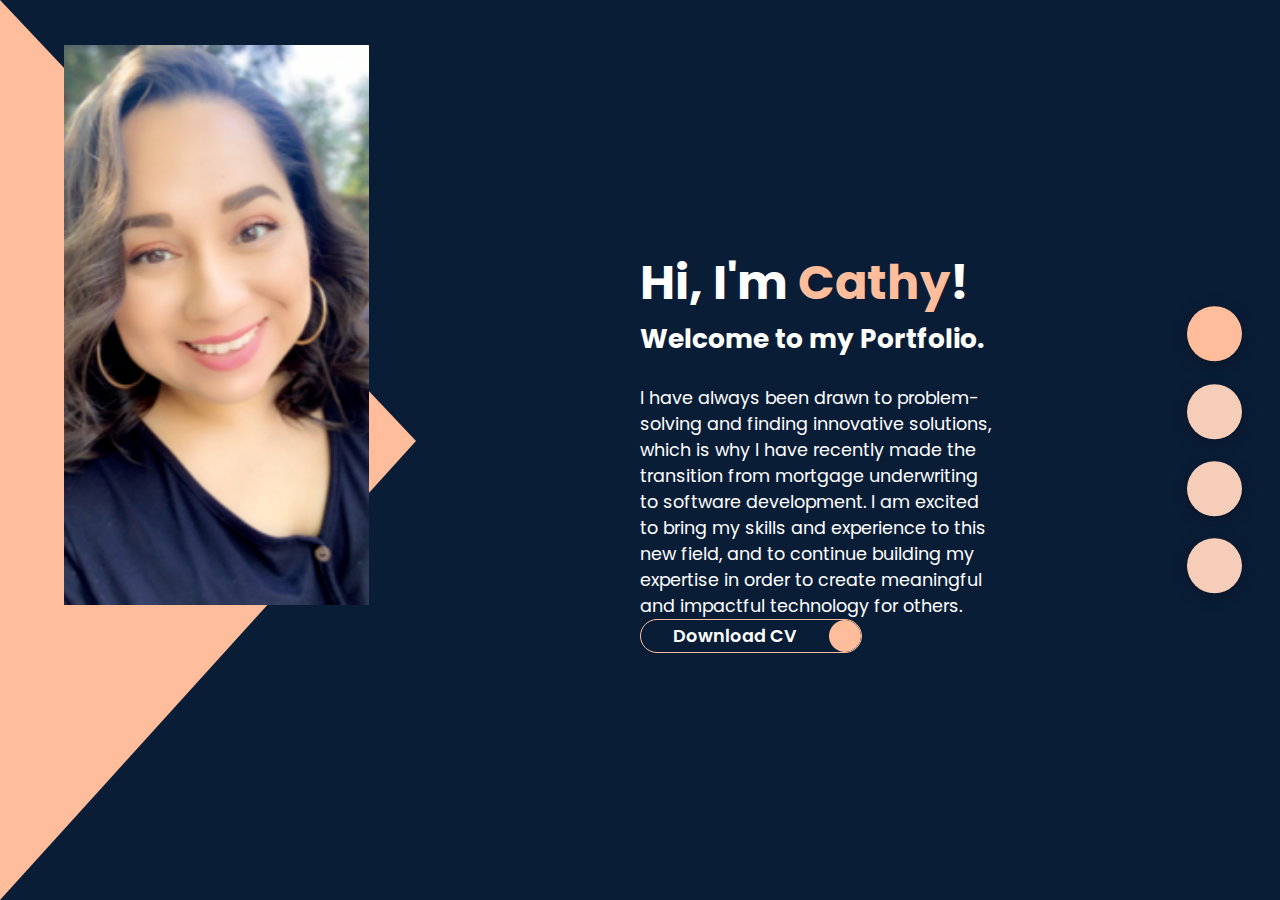
<file: index.html>
<!DOCTYPE html>
<html lang="en">

<head>
  <meta charset="UTF-8">
  <meta http-equiv="X-UA-Compatible" content="IE=edge">
  <meta name="viewport" content="width=device-width, initial-scale=1.0">
  <title>Cathys Portfolio</title>
  <link rel="stylesheet" href="styles/styles.css">
  <link rel="preconnect" href="https://fonts.googleapis.com">
  <link rel="preconnect" href="https://fonts.gstatic.com" crossorigin>
  <link rel="stylesheet" href="https://cdnjs.cloudflare.com/ajax/libs/font-awesome/6.2.1/css/all.min.css"
    integrity="sha512-MV7K8+y+gLIBoVD59lQIYicR65iaqukzvf/nwasF0nqhPay5w/9lJmVM2hMDcnK1OnMGCdVK+iQrJ7lzPJQd1w=="
    crossorigin="anonymous" referrerpolicy="no-referrer" />
  <link href="https://fonts.googleapis.com/css2?family=Poppins:wght@400;500;600;700;800&display=swap" rel="stylesheet">

</head>

<body class="main-content">
  <header class="section sec1 header active" id="home">
    <div class="header-content">
      <div class="left-header">
        <div class="h-shape"></div>
        <div class="image">
          <img src="img/Profilepic.png" alt="">
        </div>
      </div>
      <div class="right-header">
        <h1 class="name">
           Hi, I'm <span>Cathy</span>!
        </h1>
        <h2 class="welcome">
          Welcome to my Portfolio.
        </h2>
        <br />
        <p>
          I have always been drawn to problem-solving and finding innovative solutions, 
          which is why I have recently made the transition from mortgage underwriting to software development. 
          I am excited to bring my skills and experience to this new field, 
          and to continue building my expertise in order to create meaningful and impactful technology for others.
        </p>
        <div class="btn-cont">
          <a href="" class="main-btn">
            <span class="btn-text">Download CV</span>
            <span class="btn-icon"><i class="fa-solid fa-download"></i> </span>
          </a>
        </div>
      </div>
    </div>
  </header>
  <main>
    <section class="section sec2 about" id="about">
      <div class="main-title">
        <h2>About <span>me</span><span class="bg-text"></span></h2>
      </div>
      <div class="about-container">
        <div class="left-about">
          <h4>Information About me</h4>
          <p>
            Lorem ipsum dolor sit amet consectetur adipisicing elit. 
            Tempora neque cumque blanditiis, autem qui laboriosam totam magnam necessitatibus 
            maiores iusto excepturi ducimus, nisi consectetur? Temporibus, aliquam. Distinctio 
            aliquam sit voluptate.
            <br /> <br />
            Lorem ipsum dolor sit amet consectetur adipisicing elit. 
            Non asperiores quisquam quasi quis, dolore aliquid similique, 
            labore repellendus quo praesentium vel! 
            A voluptatem tenetur odit aspernatur perspiciatis nisi minima laboriosam.
          </p>
          <div class="btn-cont">
            <a href="" class="main-btn">
              <span class="btn-text">Download CV</span>
              <span class="btn-icon"><i class="fa-solid fa-download"></i></span>
            </a>
          </div>
        </div>
        <div class="right-about">
          <div class="about-item">
            <div class="abt-text">
              <p class="large-text">Skills</p>
              <p class="small-text">
                JavaScript <br />
                JavaScript <br />
                JavaScript <br />
                JavaScript <br />
                JavaScript <br />
                JavaScript <br />
                JavaScript <br />
              </p>
            </div>
          </div>
        </div>
      </div>
    </section>
    <section class="section sec3 portfolio" id="portfolio"></section>
    <section class="section sec4 contact" id="contact"></section>
  </main>

  <div class="controls">
    <div class="control control-1 active-btn" data-id="home">
      <i class="fa-sharp fa-solid fa-house"></i>
    </div>
    <div class="control control-2 " data-id="about">
      <i class="fa-solid fa-user"></i>
    </div>
    <div class="control control-3 " data-id="portfolio">
      <i class="fas fa-briefcase"></i>
    </div>
    <div class="control control-4 " data-id="contact">
      <i class="fas fa-envelope-open"></i>
    </div>
  </div>

  <script src="app.js"></script>
</body>

</html>
</file>
<file: styles/styles.css>
* {
  margin: 0;
  padding: 0;
  box-sizing: border-box;
  list-style: none;
}

:root {
  --color-primary: #0A1D37;
  --color-secondary: #FFBD9B;
  --color-secondary2: #f5cdb9;
  --color-secondary3: #FFD8CC;
  --color-offwhite: #FFEEDB;
  --color-white: #FFFFFF;
  --color-black: #000;
  --color-grey0: #f8f8f8;
  --color-grey-1: #dbe1e8;
  --color-grey-2: #b2becd;
  --color-grey-3: #6c7983;
  --color-grey-4: #454e56;
  --color-grey-5: #2a2e35;
  --color-grey-6: #12181b;
  --br-sm-2: 14px;
  --box-shadow-1: 0 3px 15px rgba(0,0,0,.3);
}

body {
  background-color: var(--color-primary);
  font-family: "Poppins", sans-serif;
  font-size: 1.1rem;
  color: var(--color-white);
  transition: all 0.4s ease-in-out;
}

a {
  display: inline-block;
  text-decoration: none;
  color: inherit;
  font-family: inherit;
}

header {
  height: 100vh;
  color: var(--color-white);
  overflow: hidden;
  padding: 0 !important;
}

section {
  min-height: 100vh;
  width: 100%;
  position: absolute;
  left: 0;
  top: 0;
  padding: 3rem 18rem;
}

.section {
  transform: translateY(-100%) scale(0);
  transition: all 4s ease-in-out;
  background-color: var(--color-primary);
}

.sec1 {
  display: none;
  transform: translateY(0) scale(1);
}

.sec2 {
  display: none;
  transform: translateY(0) scale(1);
}

.sec3 {
  display: none;
  transform: translateY(0) scale(1);
}

.sec4 {
  display: none;
  transform: translateY(0) scale(1);
}

.active {
  display: block;
  -webkit-animation: scaleAnim 1s ease-in-out;
          animation: scaleAnim 1s ease-in-out;
}
@-webkit-keyframes scaleAnim {
  0% {
    transform: translateY(-100%) scaleY(0);
  }
  100% {
    transform: translateY(0) scaleY(1);
  }
}
@keyframes scaleAnim {
  0% {
    transform: translateY(-100%) scaleY(0);
  }
  100% {
    transform: translateY(0) scaleY(1);
  }
}

.controls {
  position: fixed;
  z-index: 10;
  top: 50%;
  right: 3%;
  display: flex;
  flex-direction: column;
  align-items: center;
  justify-content: center;
  transform: translateY(-50%);
}
.controls .active-btn {
  background-color: var(--color-secondary) !important;
  transition: all 0.4s ease-in-out;
}
.controls .active-btn i {
  color: var(--color-black) !important;
}
.controls .control {
  padding: 1rem;
  cursor: pointer;
  background-color: var(--color-secondary2);
  width: 55px;
  height: 55px;
  border-radius: 50%;
  display: flex;
  justify-content: center;
  align-items: center;
  margin: 0.7rem 0;
  box-shadow: var(--box-shadow-1);
}
.controls .control i {
  font-size: 1.2rem;
  color: var(--color-grey-4);
  pointer-events: none;
}

/*Header Content*/
.header-content {
  display: grid;
  grid-template-columns: repeat(2, 1fr);
  height: 100%;
}
.header-content .left-header {
  display: flex;
  align-items: center;
  position: relative;
}
.header-content .left-header .h-shape {
  transition: all 0.4s ease-in-out;
  width: 65%;
  height: 100%;
  background-color: var(--color-secondary);
  position: absolute;
  left: 0;
  top: 0;
  z-index: -1;
  -webkit-clip-path: polygon(0 0, 0% 100%, 100% 49%);
          clip-path: polygon(0 0, 0% 100%, 100% 49%);
}
.header-content .left-header .image {
  border-radius: var(--br-sm-2);
  height: 90%;
  width: 68%;
  margin-left: 4rem;
  transition: all 0.4s ease-in-out;
}
.header-content .left-header .image img {
  width: 70%;
  -o-object-fit: cover;
     object-fit: cover;
  transition: all 0.4s ease-in-out;
  filter: grayscale(0);
}
.header-content .left-header .image img:hover {
  filter: grayscale(100%);
}
.header-content .right-header {
  display: flex;
  flex-direction: column;
  justify-content: center;
  padding-right: 18rem;
}
.header-content .right-header .name {
  font-size: 3rem;
}
.header-content .right-header .name span {
  color: var(--color-secondary);
}
.header-content .right-header .welcome {
  font-size: 2rem fixed;
}
.header-content .right-header .p {
  margin: 1.5rem 0;
  line-height: 2rem;
}

/*About*/
.about-container {
  display: grid;
  grid-template-columns: repeat(2, 1fr);
  padding-top: 2rem;
  padding-bottom: 2rem;
}
.about-container .right-about {
  display: grid;
  grid-gap: 0.5rem;
  position: fixed;
  z-index: 10;
  top: 15%;
  right: 20%;
  display: flex;
  flex-direction: column;
  align-items: center;
  justify-content: center;
}
.about-container .right-about .about-item {
  border: 1px solid var(--color-grey-5);
  border-radius: 1px;
  transition: all 0.4s ease-in-out;
  box-shadow: 1px 2px 10px rgba(0, 0, 0, 0.1);
}
.about-container .right-about .about-item:hover {
  cursor: default;
  transform: translateY(-5px);
  border: 1px solid var(--color-secondary);
  box-shadow: 1px 4px 15px rgba(0, 0, 0, 0.1);
}
.about-container .right-about .about-item .abt-text {
  padding: 1.5rem;
  display: flex;
  flex-direction: column;
}
.about-container .right-about .about-item .abt-text .large-text {
  padding: 3rem;
  display: flex;
  align-self: flex-start;
  font-size: 3rem;
  font-weight: 700;
  color: var(--color-secondary);
}
.about-container .right-about .about-item .abt-text .small-text {
  padding: 3rem;
  position: relative;
  text-transform: uppercase;
  font-size: 1.2rem;
  color: var(--color-grey-1);
  letter-spacing: 2px;
}

/*Independent content*/
.btn-cont {
  display: flex;
  align-self: flex-start;
}

.main-btn {
  border-radius: 30px;
  color: inherit;
  font-weight: 600;
  position: relative;
  border: 1px solid var(--color-secondary);
  display: flex;
  align-self: flex-start;
  display: flex;
  align-items: center;
  overflow: hidden;
}
.main-btn .btn-text {
  padding: 0 2rem;
}
.main-btn .btn-icon {
  background-color: var(--color-secondary);
  display: flex;
  align-items: center;
  justify-content: center;
  border-radius: 50%;
  padding: 1rem;
}
.main-btn::before {
  content: "";
  position: absolute;
  top: 0;
  right: 0;
  transform: translateX(100%);
  transition: all 0.4s ease-out;
  z-index: -1;
}
.main-btn:hover {
  transition: all 0.4s ease-out;
}
.main-btn:hover::before {
  width: 100%;
  height: 100%;
  background-color: var(--color-secondary);
  transform: translateX(0);
  transition: all 0.4s ease-out;
}

.main-title {
  text-align: center;
}
.main-title h2 {
  position: relative;
  text-transform: uppercase;
  font-size: 4rem;
  font-weight: 700;
}
.main-title h2 span {
  color: var(--color-secondary);
}
.main-title h2 .bg-text {
  position: absolute;
  top: 50%;
  left: 50%;
  color: var(--color-grey-5);
  transition: all 0.4s ease-in-out;
  z-index: -1;
  transform: -50%, -50%;
  font-weight: 800;
  font-size: 6.3rem;
}/*# sourceMappingURL=styles.css.map */
</file>
